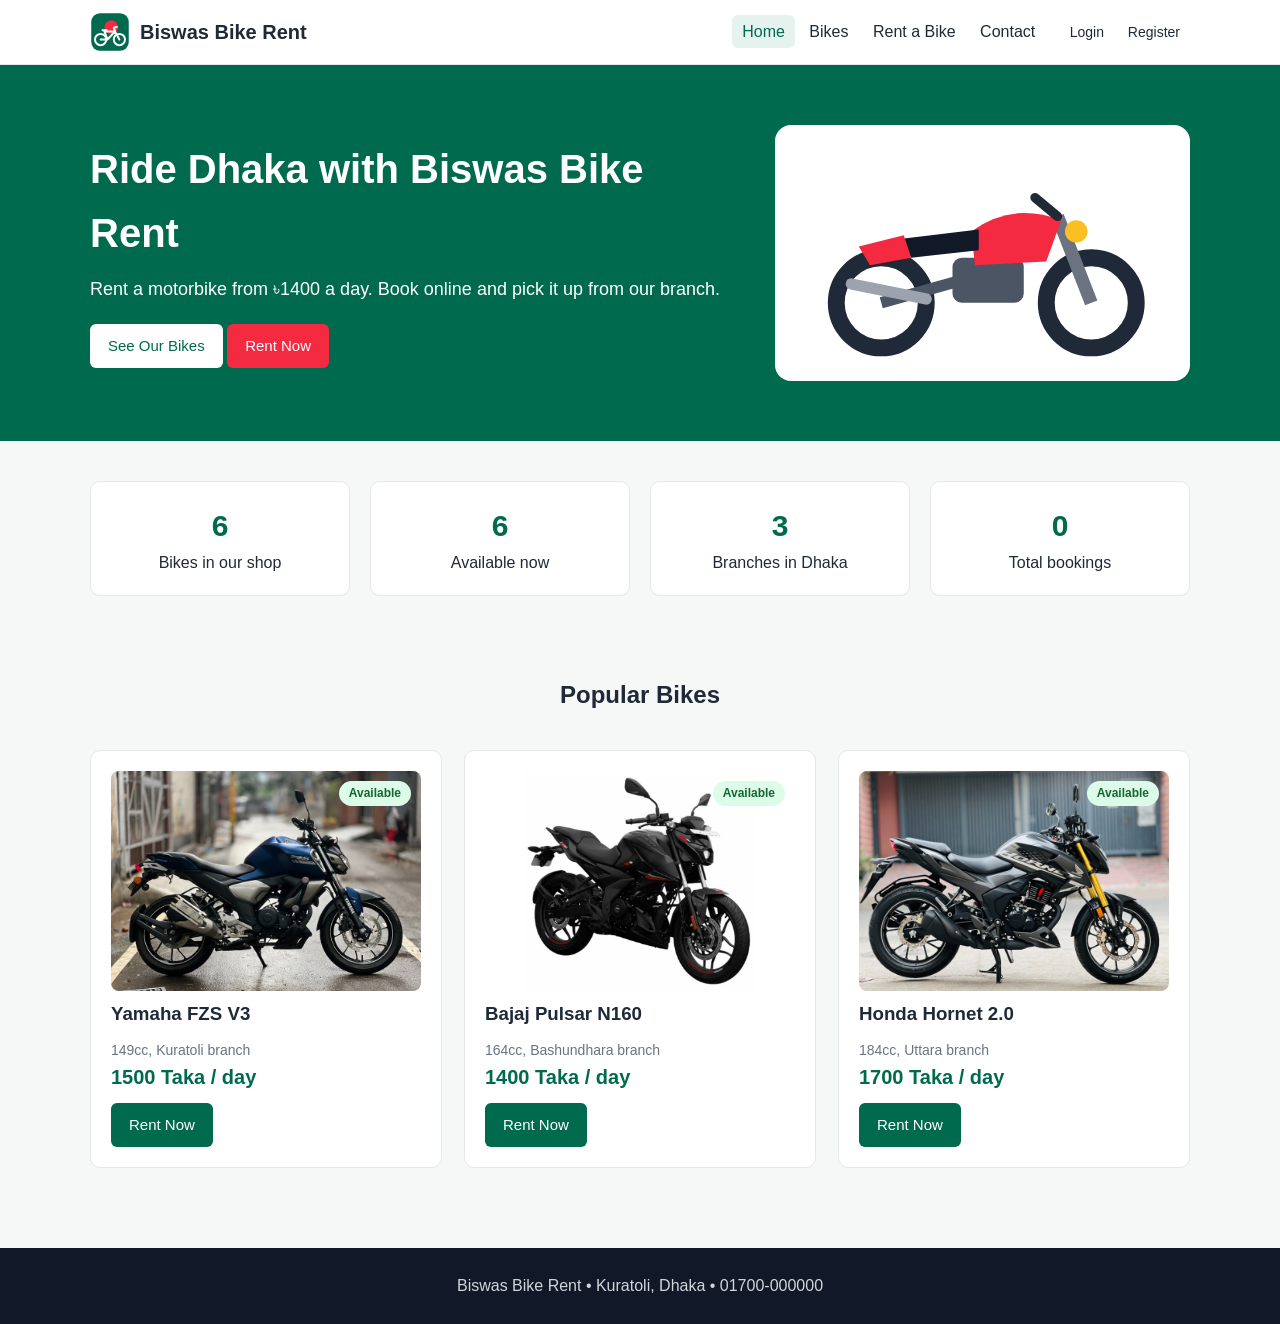
<file: index.html>
<!DOCTYPE html>
<html lang="en">
<head>
  <meta charset="UTF-8">
  <meta name="viewport" content="width=device-width, initial-scale=1">
  <title>Home | Biswas Bike Rent</title>
  <link rel="icon" href="images/logo-icon.svg">
  <link rel="stylesheet" href="css/style.css">
</head>
<body>

  <!-- Header (same on every page) -->
  <header class="header">
    <div class="container">
      <a href="index.html" class="logo"><img src="images/logo-icon.svg" alt="Logo"> Biswas Bike Rent</a>
      <nav class="nav">
        <a href="index.html" class="active">Home</a>
        <a href="bikes.html">Bikes</a>
        <a href="rent.html">Rent a Bike</a>
        <a href="contact.html">Contact</a>
        <span id="navUser"></span>
      </nav>
    </div>
  </header>

  <!-- Hero section -->
  <section class="hero">
    <div class="container">
      <div>
        <h1>Ride Dhaka with Biswas Bike Rent</h1>
        <p>Rent a motorbike from &#2547;1400 a day. Book online and pick it up from our branch.</p>
        <a href="bikes.html" class="btn btn-white">See Our Bikes</a>
        <a href="rent.html" class="btn btn-red">Rent Now</a>
      </div>
      <img src="images/bike.svg" alt="Motorbike">
    </div>
  </section>

  <!-- Numbers (filled by home.js) -->
  <section class="section">
    <div class="container boxes">
      <div class="box"><h2 id="totalBikes">0</h2><p>Bikes in our shop</p></div>
      <div class="box"><h2 id="availableBikes">0</h2><p>Available now</p></div>
      <div class="box"><h2>3</h2><p>Branches in Dhaka</p></div>
      <div class="box"><h2 id="totalBookings">0</h2><p>Total bookings</p></div>
    </div>
  </section>

  <!-- Popular bikes (filled by home.js) -->
  <section class="section">
    <div class="container">
      <h2 class="center">Popular Bikes</h2><br>
      <div class="bike-list" id="popularBikes"></div>
    </div>
  </section>

  <!-- Footer (same on every page) -->
  <footer class="footer">
    <p>Biswas Bike Rent &bull; Kuratoli, Dhaka &bull; 01700-000000</p>
  </footer>

  <script src="js/data.js"></script>
  <script src="js/home.js"></script>
</body>
</html>
</file>
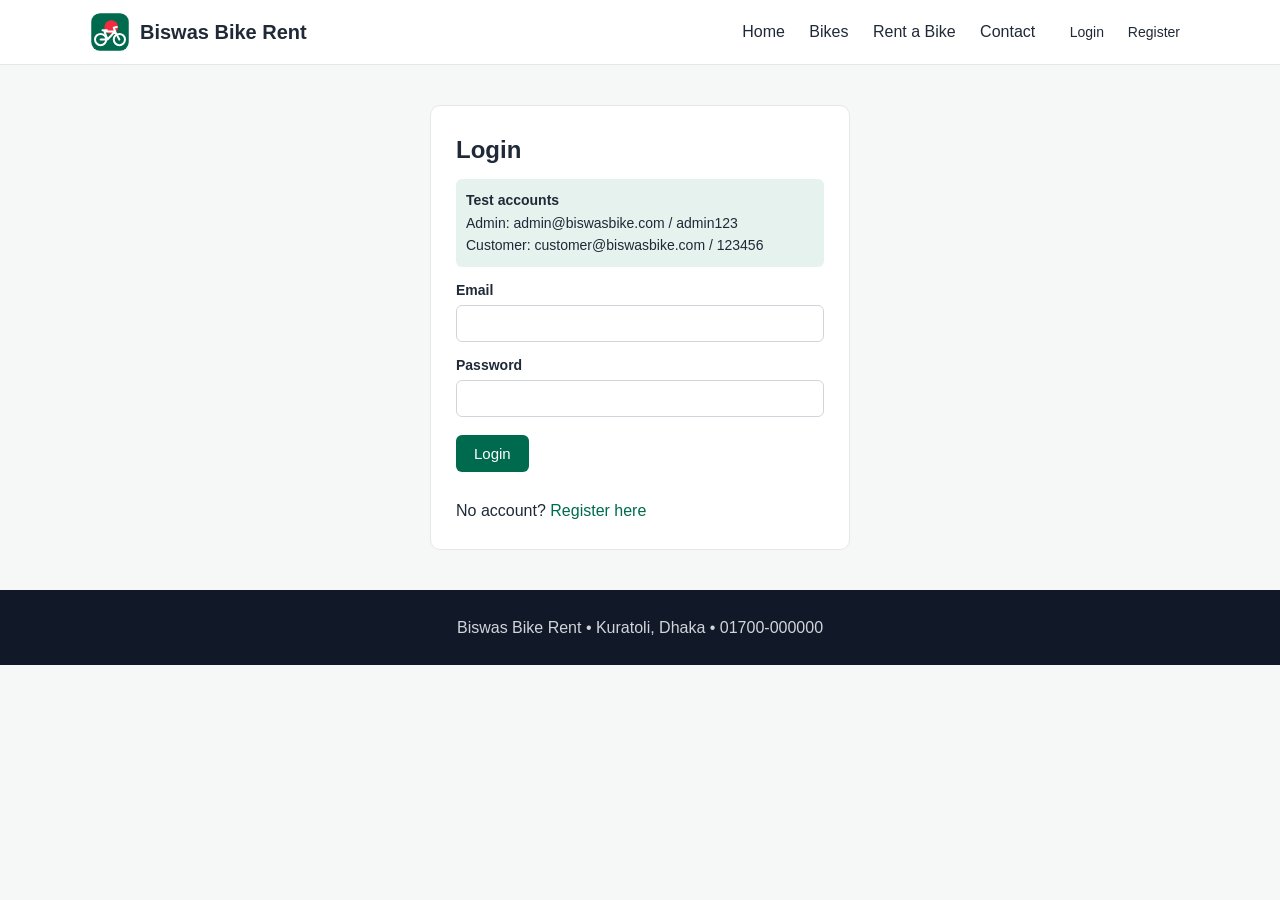
<file: admin.html>
<!DOCTYPE html>
<html lang="en">
<head>
  <meta charset="UTF-8">
  <meta name="viewport" content="width=device-width, initial-scale=1">
  <title>Admin | Biswas Bike Rent</title>
  <link rel="icon" href="images/logo-icon.svg">
  <link rel="stylesheet" href="css/style.css">
</head>
<body>

  <!-- Header (same on every page) -->
  <header class="header">
    <div class="container">
      <a href="index.html" class="logo"><img src="images/logo-icon.svg" alt="Logo"> Biswas Bike Rent</a>
      <nav class="nav">
        <a href="index.html">Home</a>
        <a href="bikes.html">Bikes</a>
        <a href="rent.html">Rent a Bike</a>
        <a href="contact.html">Contact</a>
        <span id="navUser"></span>
      </nav>
    </div>
  </header>

  <div class="page-title">
    <div class="container">
      <h1>Admin Dashboard</h1>
      <p>Manage the bikes and the bookings.</p>
    </div>
  </div>

  <!-- Numbers (filled by admin.js) -->
  <section class="section">
    <div class="container boxes">
      <div class="box"><h2 id="totalBikes">0</h2><p>Total bikes</p></div>
      <div class="box"><h2 id="availableBikes">0</h2><p>Available</p></div>
      <div class="box"><h2 id="rentedBikes">0</h2><p>Rented</p></div>
      <div class="box"><h2 id="totalBookings">0</h2><p>Bookings</p></div>
      <div class="box"><h2 id="income">0</h2><p>Income (Taka)</p></div>
    </div>
  </section>

  <!-- Bikes -->
  <section class="section">
    <div class="container">
      <h2>Bikes</h2>
      <table>
        <tr><th>ID</th><th>Bike</th><th>Engine</th><th>Branch</th><th>Price / day</th><th>Status</th><th>Action</th></tr>
        <tbody id="bikeTable"></tbody>
      </table>

      <!-- Add bike form -->
      <form class="form-box" style="margin-top:20px;" onsubmit="return addBike()">
        <h3>Add a New Bike</h3>
        <label for="newName">Bike name</label>
        <input type="text" id="newName">
        <label for="newCc">Engine (cc)</label>
        <input type="number" id="newCc">
        <label for="newPrice">Price per day (Taka)</label>
        <input type="number" id="newPrice">
        <label for="newBranch">Branch</label>
        <select id="newBranch">
          <option>Kuratoli</option>
          <option>Bashundhara</option>
          <option>Uttara</option>
        </select>
        <input type="submit" value="Add Bike" class="btn">
      </form>
    </div>
  </section>

  <!-- Bookings -->
  <section class="section">
    <div class="container">
      <h2>Bookings</h2>
      <table>
        <tr><th>ID</th><th>Customer</th><th>Phone</th><th>Bike</th><th>Pick-up</th><th>Return</th><th>Total</th><th>Payment</th><th>Status</th><th>Action</th></tr>
        <tbody id="bookingTable"></tbody>
      </table>
    </div>
  </section>

  <!-- Footer (same on every page) -->
  <footer class="footer">
    <p>Biswas Bike Rent &bull; Kuratoli, Dhaka &bull; 01700-000000</p>
  </footer>

  <script src="js/data.js"></script>
  <script src="js/admin.js"></script>
</body>
</html>
</file>
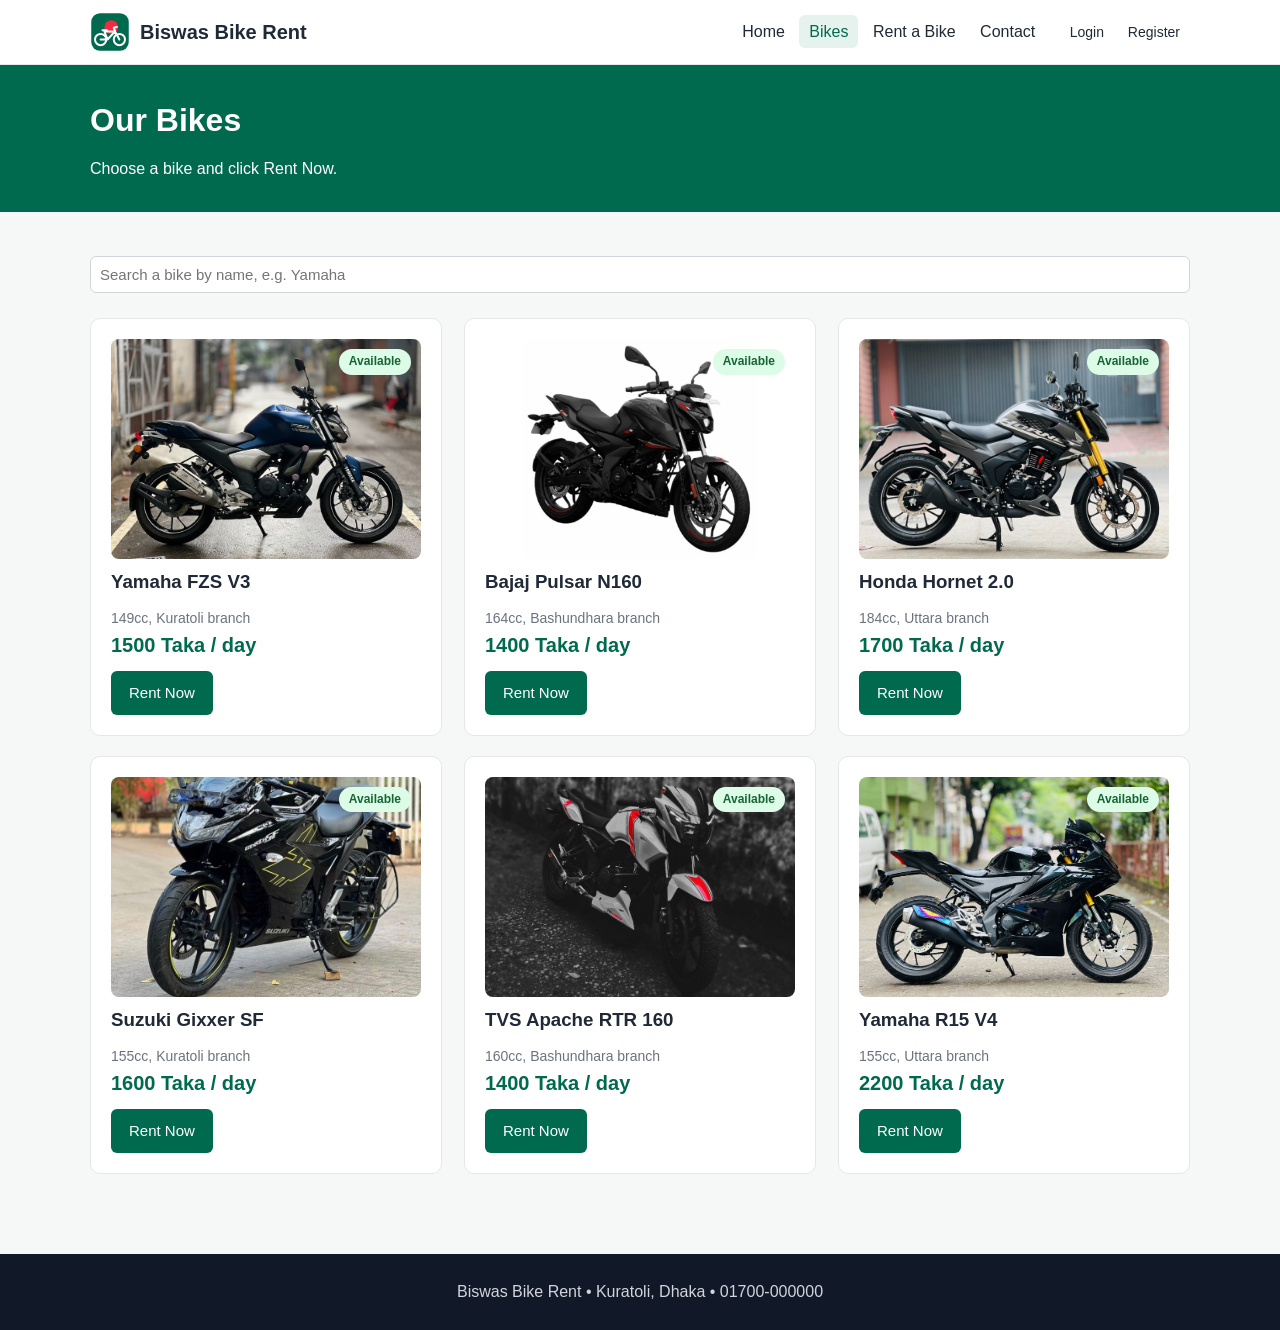
<file: bikes.html>
<!DOCTYPE html>
<html lang="en">
<head>
  <meta charset="UTF-8">
  <meta name="viewport" content="width=device-width, initial-scale=1">
  <title>Bikes | Biswas Bike Rent</title>
  <link rel="icon" href="images/logo-icon.svg">
  <link rel="stylesheet" href="css/style.css">
</head>
<body>

  <!-- Header (same on every page) -->
  <header class="header">
    <div class="container">
      <a href="index.html" class="logo"><img src="images/logo-icon.svg" alt="Logo"> Biswas Bike Rent</a>
      <nav class="nav">
        <a href="index.html">Home</a>
        <a href="bikes.html" class="active">Bikes</a>
        <a href="rent.html">Rent a Bike</a>
        <a href="contact.html">Contact</a>
        <span id="navUser"></span>
      </nav>
    </div>
  </header>

  <div class="page-title">
    <div class="container">
      <h1>Our Bikes</h1>
      <p>Choose a bike and click Rent Now.</p>
    </div>
  </div>

  <section class="section">
    <div class="container">
      <input type="text" id="search" placeholder="Search a bike by name, e.g. Yamaha" oninput="showBikes()">
      <br><br>
      <div class="bike-list" id="bikeList"></div>
    </div>
  </section>

  <!-- Footer (same on every page) -->
  <footer class="footer">
    <p>Biswas Bike Rent &bull; Kuratoli, Dhaka &bull; 01700-000000</p>
  </footer>

  <script src="js/data.js"></script>
  <script src="js/bikes.js"></script>
</body>
</html>
</file>
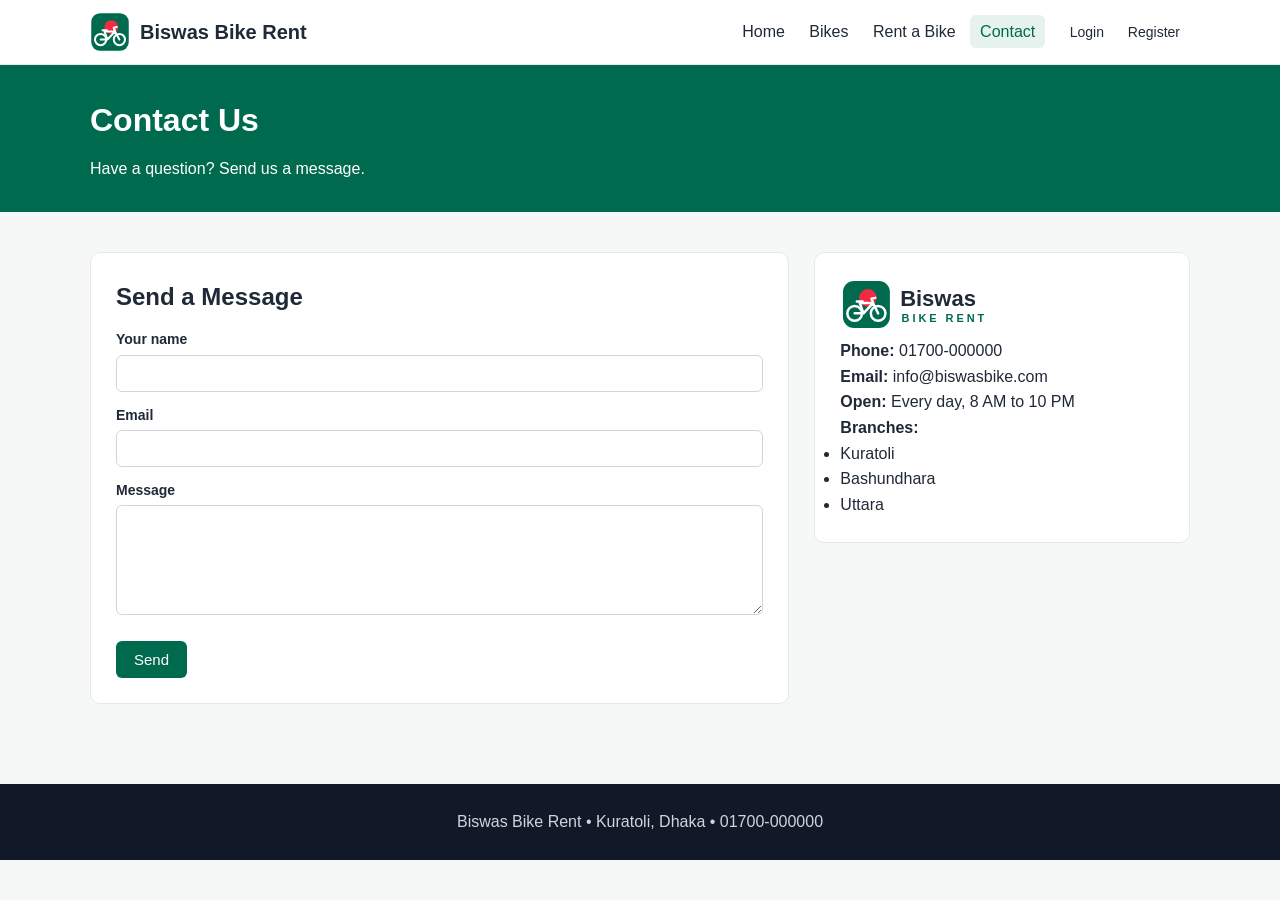
<file: contact.html>
<!DOCTYPE html>
<html lang="en">
<head>
  <meta charset="UTF-8">
  <meta name="viewport" content="width=device-width, initial-scale=1">
  <title>Contact | Biswas Bike Rent</title>
  <link rel="icon" href="images/logo-icon.svg">
  <link rel="stylesheet" href="css/style.css">
</head>
<body>

  <!-- Header (same on every page) -->
  <header class="header">
    <div class="container">
      <a href="index.html" class="logo"><img src="images/logo-icon.svg" alt="Logo"> Biswas Bike Rent</a>
      <nav class="nav">
        <a href="index.html">Home</a>
        <a href="bikes.html">Bikes</a>
        <a href="rent.html">Rent a Bike</a>
        <a href="contact.html" class="active">Contact</a>
        <span id="navUser"></span>
      </nav>
    </div>
  </header>

  <div class="page-title">
    <div class="container">
      <h1>Contact Us</h1>
      <p>Have a question? Send us a message.</p>
    </div>
  </div>

  <section class="section">
    <div class="container two-columns">

      <!-- Contact form: checked by sendMessage() in contact.js -->
      <form class="form-box" id="contactForm" onsubmit="return sendMessage()">
        <h2>Send a Message</h2>

        <label for="cName">Your name</label>
        <input type="text" id="cName">

        <label for="cEmail">Email</label>
        <input type="email" id="cEmail">

        <label for="cMessage">Message</label>
        <textarea id="cMessage" rows="5"></textarea>

        <input type="submit" value="Send" class="btn">
      </form>

      <!-- Shop information -->
      <div class="form-box">
        <img src="images/logo.svg" alt="Biswas Bike Rent logo" width="220">
        <p><b>Phone:</b> 01700-000000</p>
        <p><b>Email:</b> info@biswasbike.com</p>
        <p><b>Open:</b> Every day, 8 AM to 10 PM</p>
        <p><b>Branches:</b></p>
        <ul>
          <li>Kuratoli</li>
          <li>Bashundhara</li>
          <li>Uttara</li>
        </ul>
      </div>

    </div>
  </section>

  <!-- Footer (same on every page) -->
  <footer class="footer">
    <p>Biswas Bike Rent &bull; Kuratoli, Dhaka &bull; 01700-000000</p>
  </footer>

  <script src="js/data.js"></script>
  <script src="js/contact.js"></script>
</body>
</html>
</file>
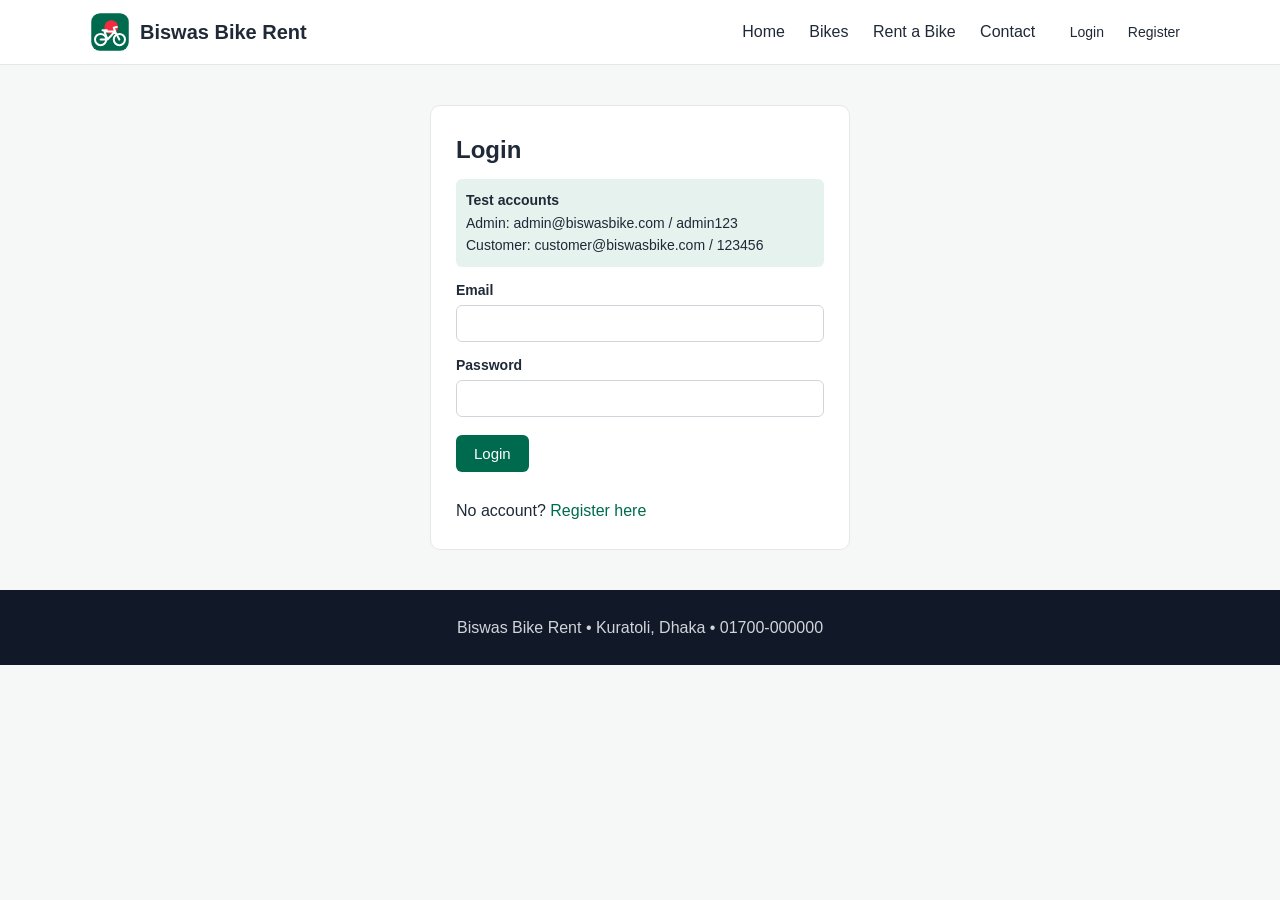
<file: login.html>
<!DOCTYPE html>
<html lang="en">
<head>
  <meta charset="UTF-8">
  <meta name="viewport" content="width=device-width, initial-scale=1">
  <title>Login | Biswas Bike Rent</title>
  <link rel="icon" href="images/logo-icon.svg">
  <link rel="stylesheet" href="css/style.css">
</head>
<body>

  <!-- Header (same on every page) -->
  <header class="header">
    <div class="container">
      <a href="index.html" class="logo"><img src="images/logo-icon.svg" alt="Logo"> Biswas Bike Rent</a>
      <nav class="nav">
        <a href="index.html">Home</a>
        <a href="bikes.html">Bikes</a>
        <a href="rent.html">Rent a Bike</a>
        <a href="contact.html">Contact</a>
        <span id="navUser"></span>
      </nav>
    </div>
  </header>

  <form class="form-box small-form" onsubmit="return login()">
    <h2>Login</h2>

    <p class="note">
      <b>Test accounts</b><br>
      Admin: admin@biswasbike.com / admin123<br>
      Customer: customer@biswasbike.com / 123456
    </p>

    <label for="email">Email</label>
    <input type="email" id="email">

    <label for="password">Password</label>
    <input type="password" id="password">

    <input type="submit" value="Login" class="btn">
    <p><br>No account? <a href="register.html">Register here</a></p>
  </form>

  <!-- Footer (same on every page) -->
  <footer class="footer">
    <p>Biswas Bike Rent &bull; Kuratoli, Dhaka &bull; 01700-000000</p>
  </footer>

  <script src="js/data.js"></script>
  <script src="js/auth.js"></script>
</body>
</html>
</file>
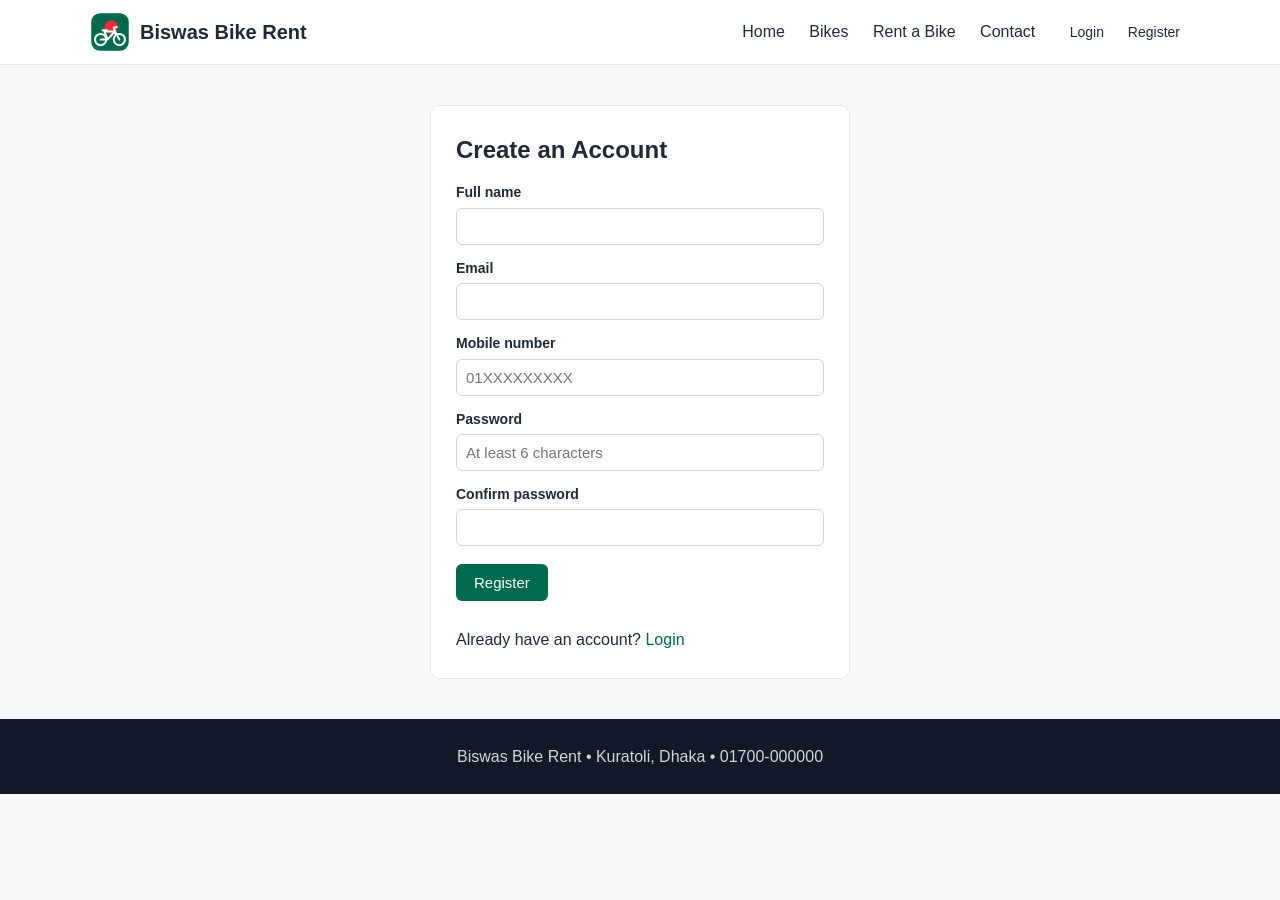
<file: register.html>
<!DOCTYPE html>
<html lang="en">
<head>
  <meta charset="UTF-8">
  <meta name="viewport" content="width=device-width, initial-scale=1">
  <title>Register | Biswas Bike Rent</title>
  <link rel="icon" href="images/logo-icon.svg">
  <link rel="stylesheet" href="css/style.css">
</head>
<body>

  <!-- Header (same on every page) -->
  <header class="header">
    <div class="container">
      <a href="index.html" class="logo"><img src="images/logo-icon.svg" alt="Logo"> Biswas Bike Rent</a>
      <nav class="nav">
        <a href="index.html">Home</a>
        <a href="bikes.html">Bikes</a>
        <a href="rent.html">Rent a Bike</a>
        <a href="contact.html">Contact</a>
        <span id="navUser"></span>
      </nav>
    </div>
  </header>

  <form class="form-box small-form" onsubmit="return register()">
    <h2>Create an Account</h2>

    <label for="regName">Full name</label>
    <input type="text" id="regName">

    <label for="regEmail">Email</label>
    <input type="email" id="regEmail">

    <label for="regPhone">Mobile number</label>
    <input type="text" id="regPhone" placeholder="01XXXXXXXXX">

    <label for="regPassword">Password</label>
    <input type="password" id="regPassword" placeholder="At least 6 characters">

    <label for="regConfirm">Confirm password</label>
    <input type="password" id="regConfirm">

    <input type="submit" value="Register" class="btn">
    <p><br>Already have an account? <a href="login.html">Login</a></p>
  </form>

  <!-- Footer (same on every page) -->
  <footer class="footer">
    <p>Biswas Bike Rent &bull; Kuratoli, Dhaka &bull; 01700-000000</p>
  </footer>

  <script src="js/data.js"></script>
  <script src="js/auth.js"></script>
</body>
</html>
</file>
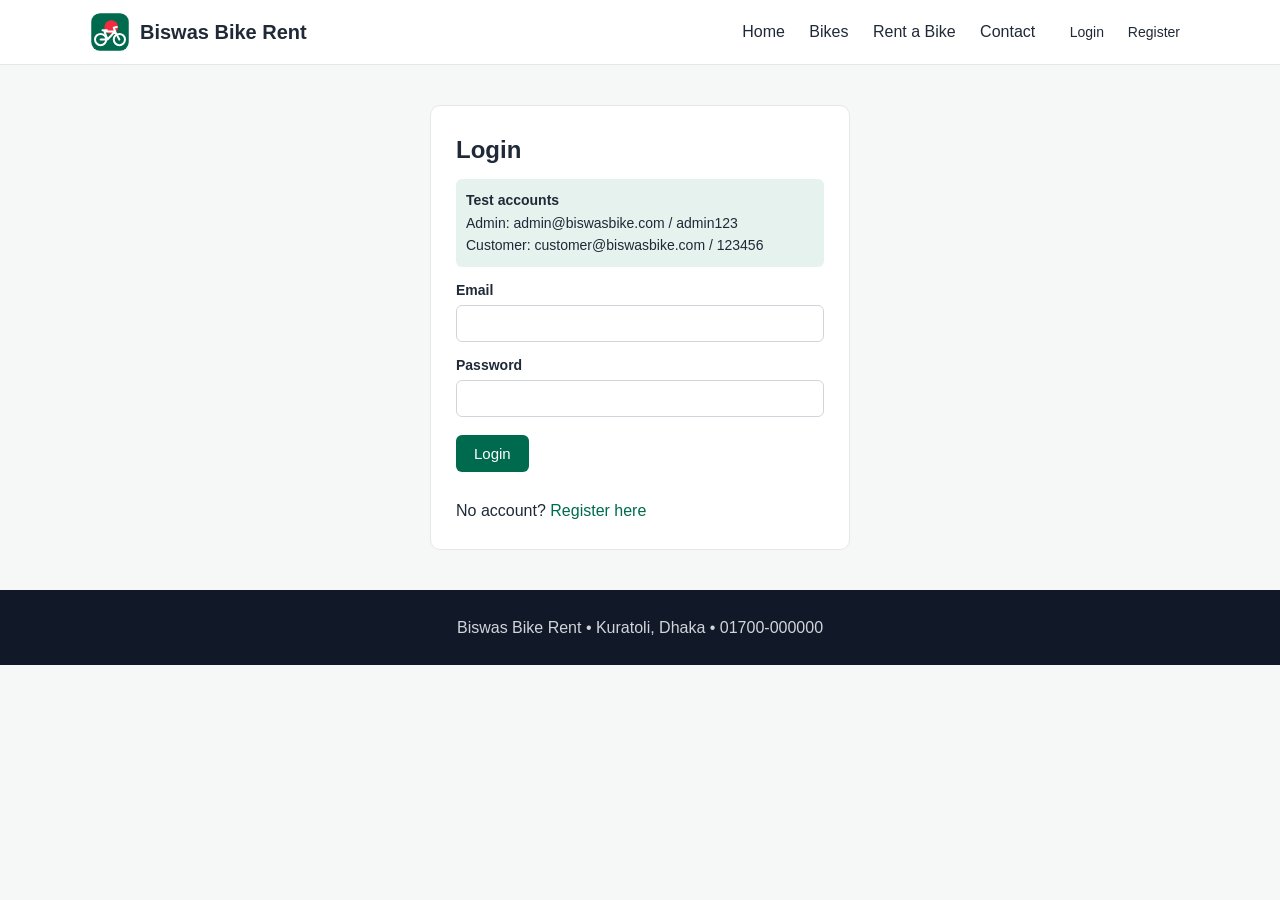
<file: rent.html>
<!DOCTYPE html>
<html lang="en">
<head>
  <meta charset="UTF-8">
  <meta name="viewport" content="width=device-width, initial-scale=1">
  <title>Rent a Bike | Biswas Bike Rent</title>
  <link rel="icon" href="images/logo-icon.svg">
  <link rel="stylesheet" href="css/style.css">
</head>
<body>

  <!-- Header (same on every page) -->
  <header class="header">
    <div class="container">
      <a href="index.html" class="logo"><img src="images/logo-icon.svg" alt="Logo"> Biswas Bike Rent</a>
      <nav class="nav">
        <a href="index.html">Home</a>
        <a href="bikes.html">Bikes</a>
        <a href="rent.html" class="active">Rent a Bike</a>
        <a href="contact.html">Contact</a>
        <span id="navUser"></span>
      </nav>
    </div>
  </header>

  <div class="page-title">
    <div class="container">
      <h1>Rent a Bike</h1>
      <p>Fill in the form to book your bike.</p>
    </div>
  </div>

  <section class="section">
    <div class="container two-columns">

      <!-- Booking form -->
      <form class="form-box" onsubmit="return bookBike()">
        <h2>Booking Form</h2>

        <label for="bike">Choose a bike</label>
        <select id="bike" onchange="showPrice()"></select>

        <label for="name">Full name</label>
        <input type="text" id="name">

        <label for="phone">Mobile number</label>
        <input type="text" id="phone" placeholder="01XXXXXXXXX">

        <label for="startDate">Pick-up date</label>
        <input type="date" id="startDate" onchange="showPrice()">

        <label for="endDate">Return date</label>
        <input type="date" id="endDate" onchange="showPrice()">

        <label for="payment">Payment method</label>
        <select id="payment">
          <option value="">-- Select --</option>
          <option>Cash</option>
          <option>bKash</option>
          <option>Nagad</option>
        </select>

        <input type="submit" value="Confirm Booking" class="btn">
      </form>

      <!-- Price (filled by showPrice() in rent.js) -->
      <div class="form-box">
        <h2>Price</h2>
        <div class="row"><span>Price per day</span><span id="pricePerDay">0</span></div>
        <div class="row"><span>Days</span><span id="days">0</span></div>
        <div class="row total"><span>Total (Taka)</span><span id="total">0</span></div>
      </div>

    </div>
  </section>

  <!-- Footer (same on every page) -->
  <footer class="footer">
    <p>Biswas Bike Rent &bull; Kuratoli, Dhaka &bull; 01700-000000</p>
  </footer>

  <script src="js/data.js"></script>
  <script src="js/rent.js"></script>
</body>
</html>
</file>
<file: css/style.css>
/* ----- Universal selector: reset ----- */
* {
  margin: 0;
  padding: 0;
  box-sizing: border-box; /* width includes padding and border */
}

/* ----- Element selectors ----- */
body {
  font-family: "Segoe UI", Arial, sans-serif;
  background-color: #f6f8f7;
  color: #1f2937;
  line-height: 1.6;
}

a {
  color: #006a4e;
  text-decoration: none;
}

h1, h2, h3 {
  margin-bottom: 10px;
}

/* ----- Layout ----- */
.container {
  width: 90%;
  max-width: 1100px;
  margin: 0 auto;
}

.section {
  padding: 40px 0;
}

.center {
  text-align: center;
}

.muted {
  color: #6b7280;
  font-size: 14px;
}

/* ----- Header and navigation bar ----- */
.header {
  position: sticky; /* stays at the top while scrolling */
  top: 0;
  z-index: 10; /* stays above the page content */
  background-color: white;
  border-bottom: 1px solid #e5e7eb;
  padding: 12px 0;
}

.header .container {
  display: flex;
  justify-content: space-between;
  align-items: center;
}

.logo {
  display: flex;
  align-items: center;
  gap: 10px;
  font-size: 20px;
  font-weight: bold;
  color: #1f2937;
}

.logo img {
  width: 40px;
}

.nav a {
  color: #1f2937;
  padding: 8px 10px;
  border-radius: 6px;
}

.nav a:hover,
.nav a.active {
  background-color: #e6f2ee;
  color: #006a4e;
}

#navUser {
  margin-left: 10px;
  font-size: 14px;
}

/* ----- Buttons ----- */
.btn {
  display: inline-block;
  background-color: #006a4e;
  color: white;
  border: none;
  padding: 10px 18px;
  border-radius: 6px;
  font-size: 15px;
  cursor: pointer;
}

.btn:hover {
  background-color: #004d38;
}

.btn-red {
  background-color: #f42a41;
}

.btn-red:hover {
  background-color: #c81d31;
}

.btn-white {
  background-color: white;
  color: #006a4e;
}

.btn-white:hover {
  background-color: #e6f2ee;
}

.btn-small {
  padding: 5px 10px;
  font-size: 13px;
}

/* ----- Home page ----- */
.hero {
  background-color: #006a4e;
  color: white;
  padding: 60px 0;
}

.hero .container {
  display: flex;
  align-items: center;
  gap: 40px;
}

.hero h1 {
  font-size: 40px;
}

.hero p {
  font-size: 18px;
  margin-bottom: 20px;
}

.hero img {
  width: 420px;
  background-color: white;
  border-radius: 16px;
  padding: 20px;
}

/* ----- Page title band ----- */
.page-title {
  background-color: #006a4e;
  color: white;
  padding: 30px 0;
}

/* ----- Boxes for numbers ----- */
.boxes {
  display: flex;
  gap: 20px;
}

.box {
  flex: 1;
  background-color: white;
  border: 1px solid #e5e7eb;
  border-radius: 10px;
  padding: 20px;
  text-align: center;
}

.box h2 {
  color: #006a4e;
  font-size: 30px;
  margin-bottom: 0;
}

/* ----- Bike cards ----- */
.bike-list {
  display: flex;
  flex-wrap: wrap;
  gap: 2%; /* 3 cards of 32% + 2 gaps of 2% = 100% */
  row-gap: 20px;
}

.bike-card {
  position: relative; /* so the label can be placed inside it */
  width: 32%;
  background-color: white;
  border: 1px solid #e5e7eb;
  border-radius: 10px;
  padding: 20px;
}

.bike-card img {
  width: 100%;
  height: 220px;
  object-fit: cover; /* fill the box without stretching the photo */
  border-radius: 8px;
}

.bike-card .label {
  position: absolute; /* top right corner of the card */
  top: 30px;
  right: 30px;
}

.price {
  font-size: 20px;
  font-weight: bold;
  color: #006a4e;
  margin-bottom: 10px;
}

/* ----- Status labels ----- */
.label {
  padding: 3px 10px;
  border-radius: 20px;
  font-size: 12px;
  font-weight: bold;
}

.green {
  background-color: #dcfce7;
  color: #166534;
}

.red {
  background-color: #fee2e2;
  color: #991b1b;
}

/* ----- Forms ----- */
.form-box {
  background-color: white;
  border: 1px solid #e5e7eb;
  border-radius: 10px;
  padding: 25px;
}

.small-form {
  max-width: 420px;
  margin: 40px auto;
}

label {
  display: block;
  font-weight: bold;
  font-size: 14px;
  margin-top: 12px;
}

input[type="text"],
input[type="email"],
input[type="password"],
input[type="number"],
input[type="date"],
select,
textarea {
  width: 100%;
  padding: 9px;
  border: 1px solid #d1d5db;
  border-radius: 6px;
  font-size: 15px;
  margin-top: 4px;
}

form .btn {
  margin-top: 18px;
}

.note {
  background-color: #e6f2ee;
  padding: 10px;
  border-radius: 6px;
  font-size: 14px;
  margin-top: 10px;
}

/* ----- Booking page: form on the left, price on the right ----- */
.two-columns {
  display: flex;
  gap: 25px;
  align-items: flex-start;
}

.two-columns .form-box:first-child {
  flex: 2;
}

.two-columns .form-box:last-child {
  flex: 1;
}

.row {
  display: flex;
  justify-content: space-between;
  border-bottom: 1px dashed #e5e7eb;
  padding: 8px 0;
}

.total {
  font-size: 20px;
  font-weight: bold;
  color: #006a4e;
}

/* ----- Tables ----- */
table {
  width: 100%;
  border-collapse: collapse;
  background-color: white;
  font-size: 14px;
  margin-top: 10px;
}

th, td {
  border: 1px solid #e5e7eb;
  padding: 8px;
  text-align: left;
}

th {
  background-color: #e6f2ee;
}

/* ----- Footer ----- */
.footer {
  background-color: #111827;
  color: #d1d5db;
  text-align: center;
  padding: 25px 0;
  margin-top: 40px;
}

/* ----- Small screens (phones) ----- */
@media (max-width: 800px) {
  .header .container,
  .hero .container,
  .boxes,
  .two-columns {
    flex-direction: column;
  }

  .hero img {
    width: 100%;
  }

  .bike-card {
    width: 100%;
  }
}
</file>
